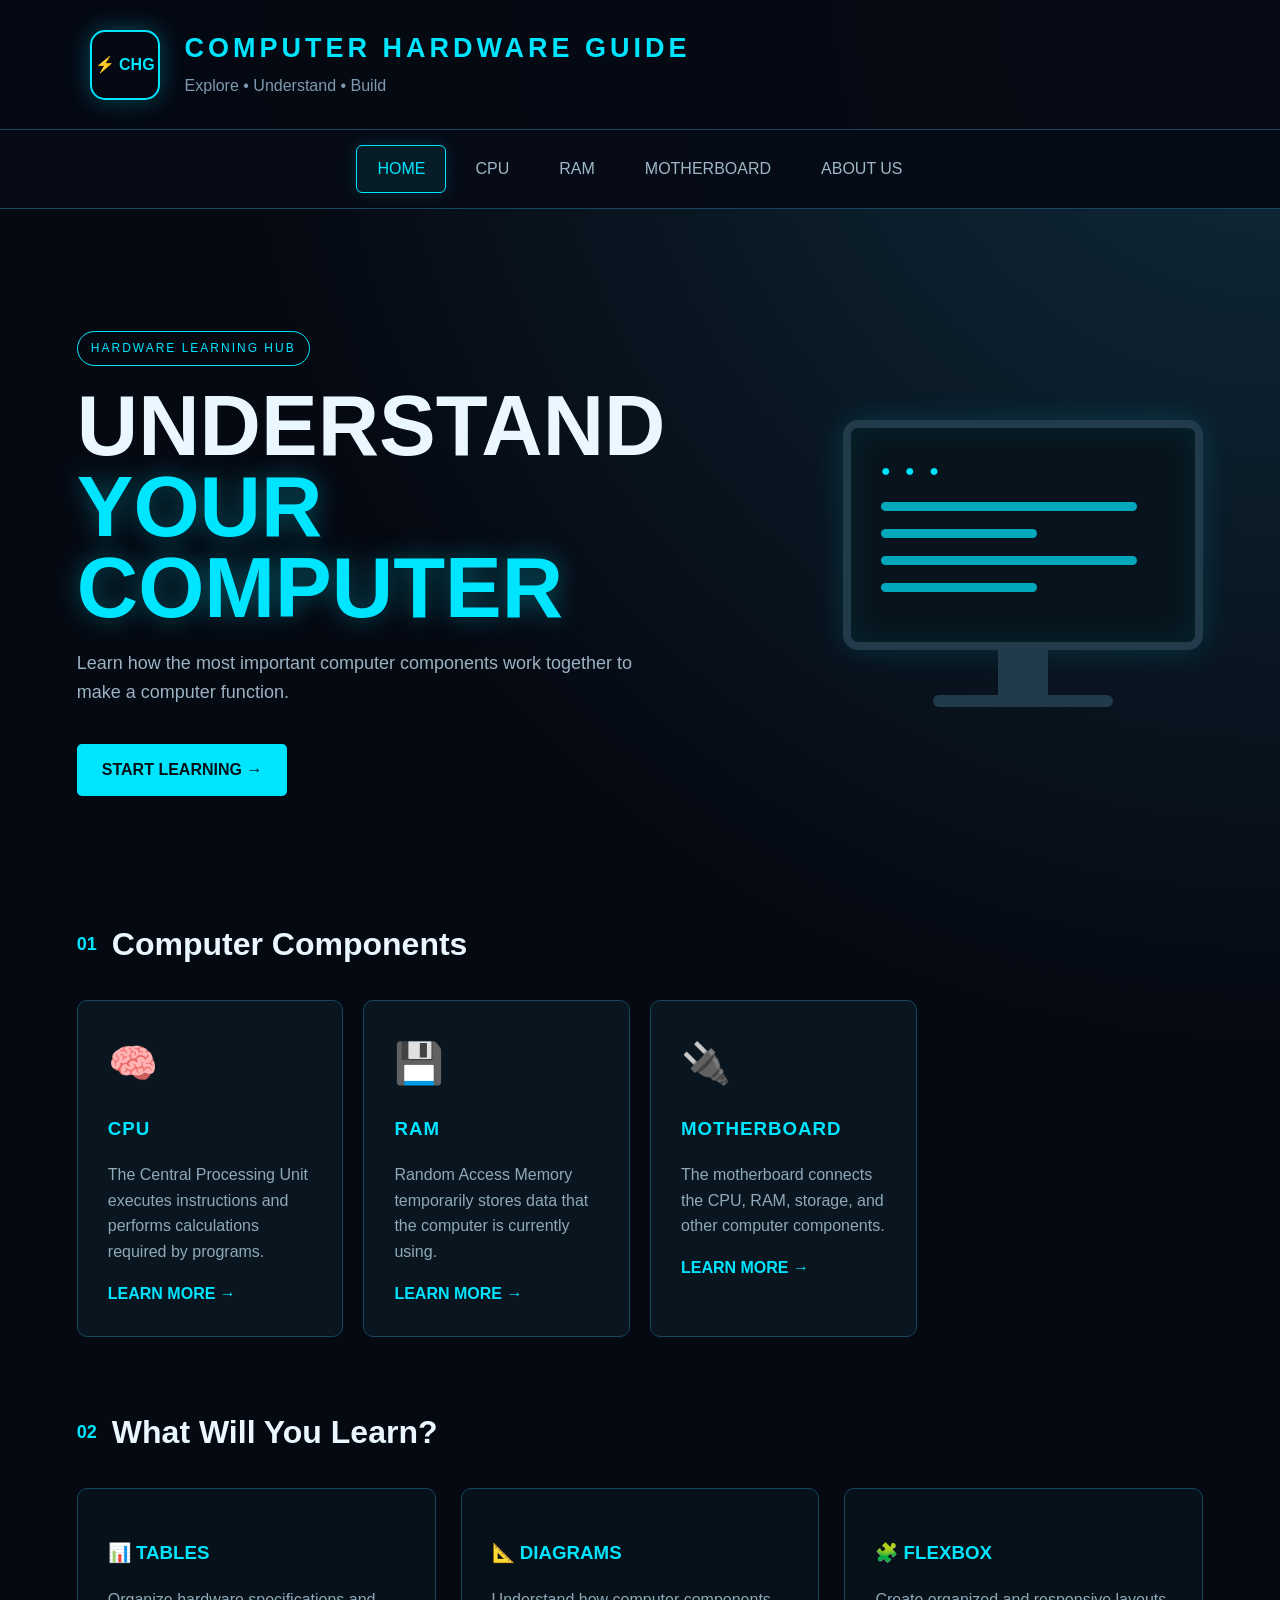
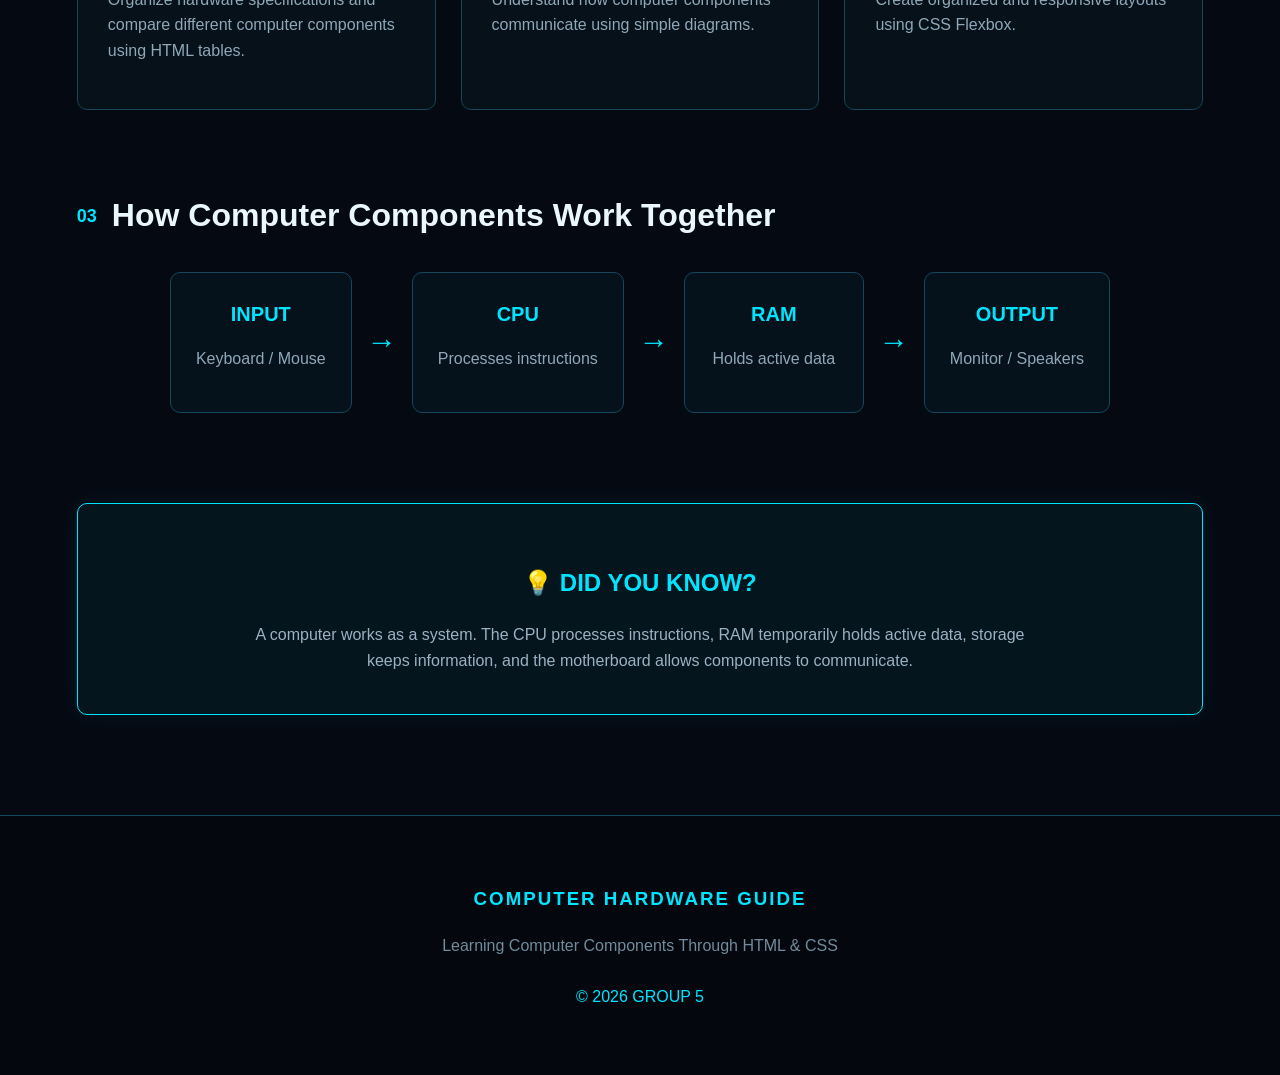
<file: index.html>
<!DOCTYPE html>

<html lang="en">

<head>

    <meta charset="UTF-8">

    <meta name="viewport" content="width=device-width, initial-scale=1.0">

    <title>Computer Hardware Guide</title>

    <link rel="stylesheet" href="css/jhiane.css">

</head>

<body>

<header class="header">

    <div class="logo">⚡ CHG</div>

    <div>

        <h1>COMPUTER HARDWARE GUIDE</h1>

        <p>Explore • Understand • Build</p>

    </div>

</header>

<nav>

    <a href="index.html" class="active">HOME</a>

    <a href="cpu.html">CPU</a>

    <a href="ram.html">RAM</a>

    <a href="motherboard.html">MOTHERBOARD</a>

    <a href="about.html">ABOUT US</a>

</nav>

<main>

<!-- HERO -->

<section class="hero">

    <div class="hero-text">

        <span class="badge">

            HARDWARE LEARNING HUB

        </span>

        <h2>

            UNDERSTAND<br>

            <span>YOUR COMPUTER</span>

        </h2>

        <p>

            Learn how the most important computer components

            work together to make a computer function.

        </p>

        <a href="#components" class="button">

            START LEARNING →

        </a>

    </div>

    <div class="computer-art">

        <div class="screen">

            <div class="screen-top">

                ● ● ●

            </div>

            <div class="screen-line"></div>

            <div class="screen-line short"></div>

            <div class="screen-line"></div>

            <div class="screen-line short"></div>

        </div>

        <div class="stand"></div>

        <div class="base"></div>

    </div>

</section>

<!-- COMPONENTS -->

<section id="components">

    <div class="section-title">

        <span>01</span>

        <h2>

            Computer Components

        </h2>

    </div>

    <div class="cards">

        <article class="hardware-card">

            <div class="icon">🧠</div>

            <h3>CPU</h3>

            <p>

                The Central Processing Unit executes

                instructions and performs calculations

                required by programs.

            </p>

            <a href="cpu.html">

                LEARN MORE →

            </a>

        </article>

        <article class="hardware-card">

            <div class="icon">💾</div>

            <h3>RAM</h3>

            <p>

                Random Access Memory temporarily stores

                data that the computer is currently using.

            </p>

            <a href="ram.html">

                LEARN MORE →

            </a>

        </article>

        <article class="hardware-card">

            <div class="icon">🔌</div>

            <h3>MOTHERBOARD</h3>

            <p>

                The motherboard connects the CPU, RAM,

                storage, and other computer components.

            </p>

            <a href="motherboard.html">

                LEARN MORE →

            </a>

        </article>

        
    </div>

</section>

<!-- WHAT WILL YOU LEARN -->

<section class="learning-section">

    <div class="section-title">

        <span>02</span>

        <h2>

            What Will You Learn?

        </h2>

    </div>

    <div class="learning-grid">

        <div>

            <h3>📊 TABLES</h3>

            <p>

                Organize hardware specifications and compare

                different computer components using HTML tables.

            </p>

        </div>

        <div>

            <h3>📐 DIAGRAMS</h3>

            <p>

                Understand how computer components communicate

                using simple diagrams.

            </p>

        </div>

        <div>

            <h3>🧩 FLEXBOX</h3>

            <p>

                Create organized and responsive layouts using

                CSS Flexbox.

            </p>

        </div>

    </div>

</section>

<!-- HOW COMPUTER WORKS -->

<section class="content-section">

    <div class="section-title">

        <span>03</span>

        <h2>

            How Computer Components Work Together

        </h2>

    </div>

    <div class="system-flow">

        <div class="flow-box">

            <strong>INPUT</strong>

            <p>

                Keyboard / Mouse

            </p>

        </div>

        <div class="flow-arrow">

            →

        </div>

        <div class="flow-box">

            <strong>CPU</strong>

            <p>

                Processes instructions

            </p>

        </div>

        <div class="flow-arrow">

            →

        </div>

        <div class="flow-box">

            <strong>RAM</strong>

            <p>

                Holds active data

            </p>

        </div>

        <div class="flow-arrow">

            →

        </div>

        <div class="flow-box">

            <strong>OUTPUT</strong>

            <p>

                Monitor / Speakers

            </p>

        </div>

    </div>

</section>

<!-- QUICK FACT -->

<section class="did-you-know">

    <h2>

        💡 DID YOU KNOW?

    </h2>

    <p>

        A computer works as a system. The CPU processes

        instructions, RAM temporarily holds active data,

        storage keeps information, and the motherboard

        allows components to communicate.

    </p>

</section>

</main>

<footer>

    <h3>

        COMPUTER HARDWARE GUIDE

    </h3>

    <p>

        Learning Computer Components Through HTML & CSS

    </p>

    <p class="copyright">

        © 2026 GROUP 5

    </p>

</footer>

</body>

</html>
</file>
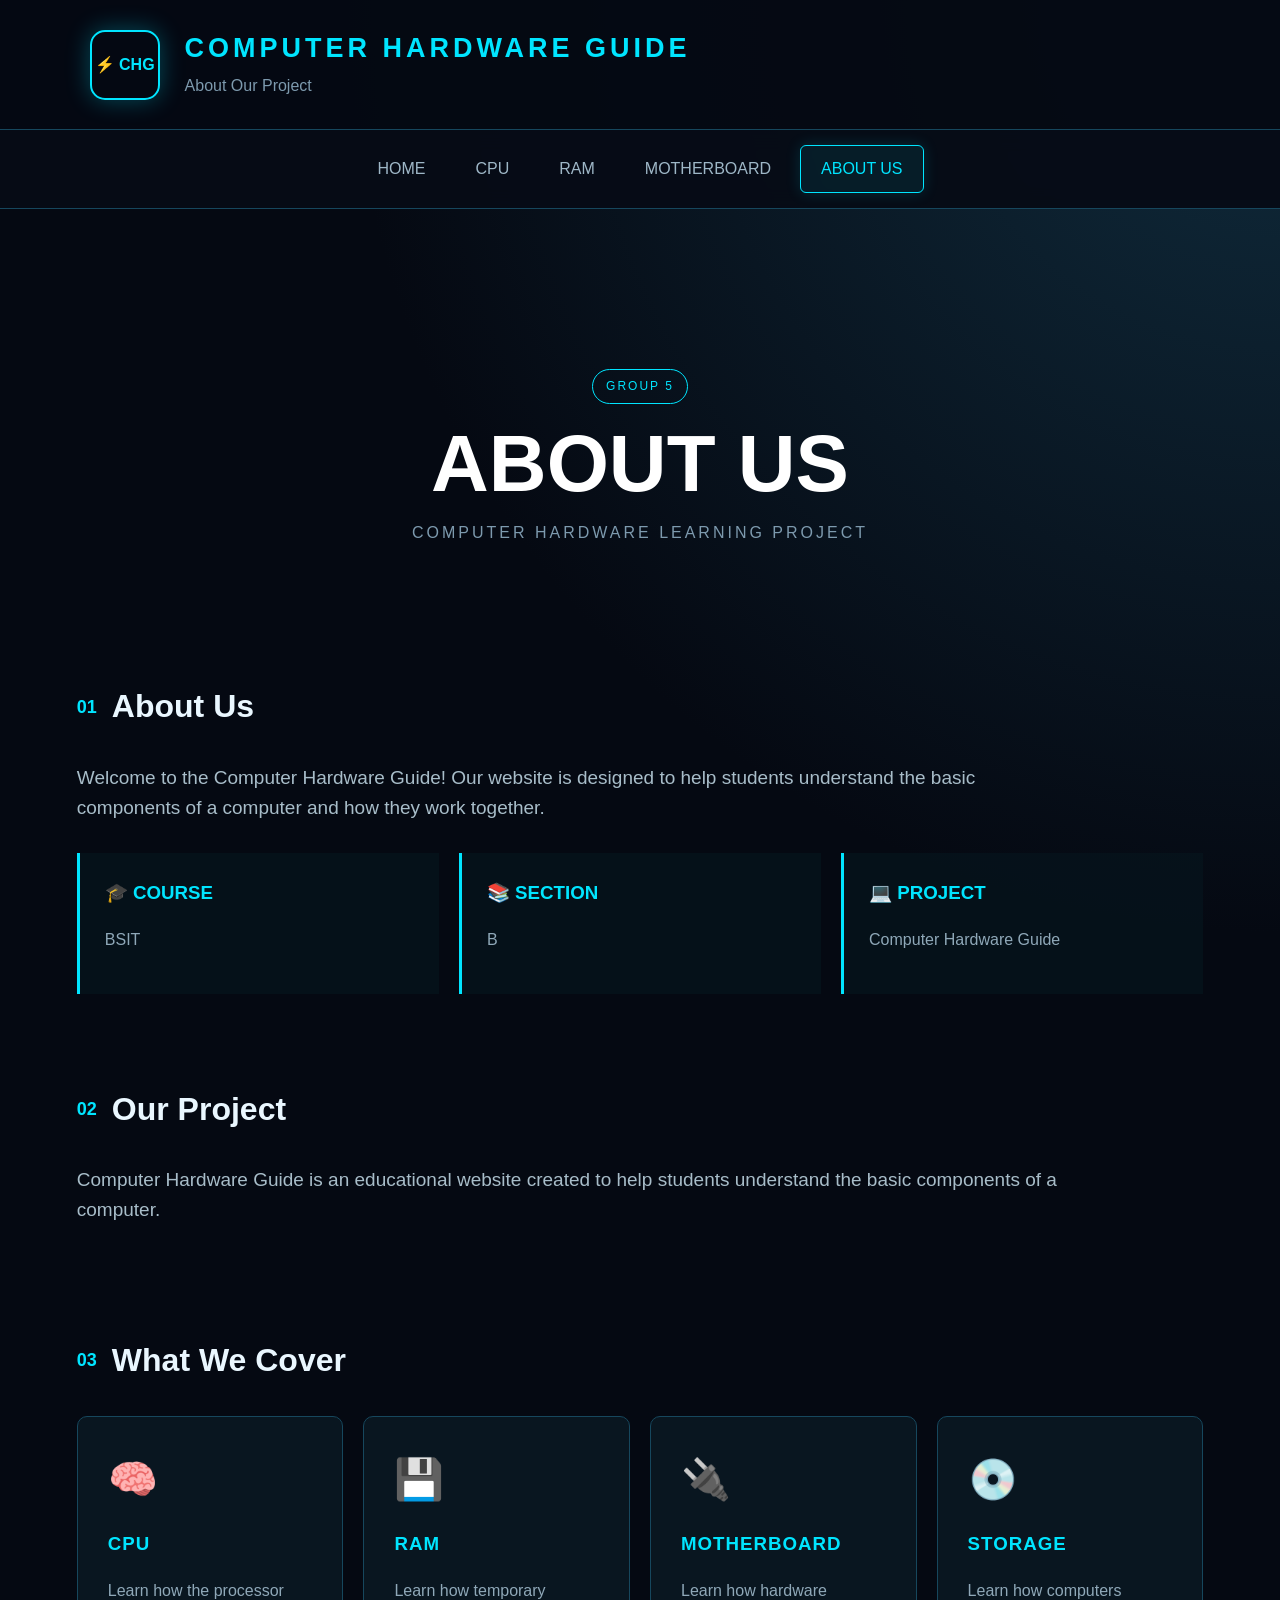
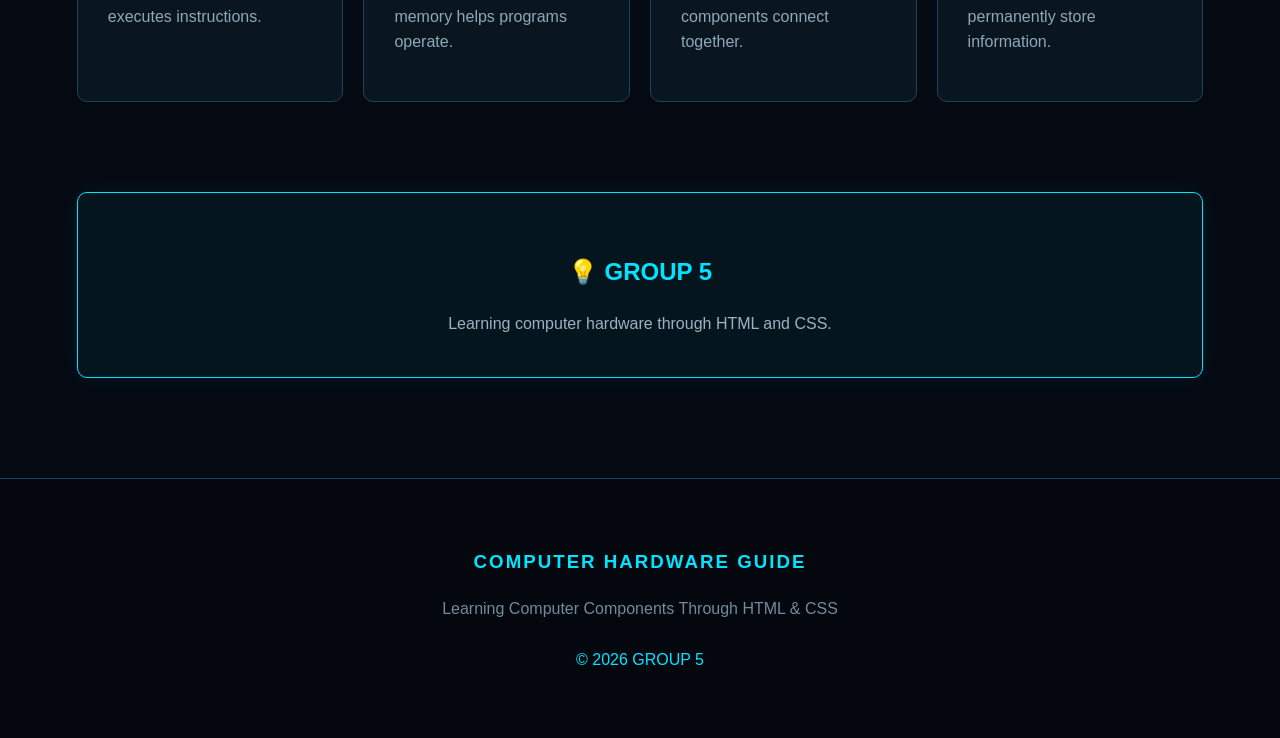
<file: about.html>
<!DOCTYPE html>
<html lang="en">

<head>

    <meta charset="UTF-8">

    <meta name="viewport"
          content="width=device-width, initial-scale=1.0">

    <title>
        About Us | Computer Hardware Guide
    </title>

    <link rel="stylesheet"
          href="css/jhiane.css">

</head>

<body>

<header class="header">

    <div class="logo">
        ⚡ CHG
    </div>

    <div>

        <h1>
            COMPUTER HARDWARE GUIDE
        </h1>

        <p>
            About Our Project
        </p>

    </div>

</header>


<nav>

    <a href="index.html">
        HOME
    </a>

    <a href="cpu.html">
        CPU
    </a>

    <a href="ram.html">
        RAM
    </a>

    <a href="motherboard.html">
        MOTHERBOARD
    </a>


    <a href="about.html" class="active">
        ABOUT US
    </a>

</nav>


<main>


<section class="page-hero">

    <span class="badge">
        GROUP 5
    </span>

    <h2>
        ABOUT US
    </h2>

    <p>
        COMPUTER HARDWARE LEARNING PROJECT
    </p>

</section>

<section class="content-section">

    <div class="section-title">
        <span>01</span>
        <h2>About Us</h2>
    </div>

    <p class="large-text">
        Welcome to the Computer Hardware Guide!
        Our website is designed to help students understand
        the basic components of a computer and how they work together.
    </p>

    <div class="feature-grid">

        <div class="feature">
            <h3>🎓 COURSE</h3>
            <p>BSIT</p>
        </div>

        <div class="feature">
            <h3>📚 SECTION</h3>
            <p>B</p>
        </div>

        <div class="feature">
            <h3>💻 PROJECT</h3>
            <p>Computer Hardware Guide</p>
        </div>

    </div>

</section>



<section class="content-section">

    <div class="section-title">

        <span>
            02
        </span>

        <h2>
            Our Project
        </h2>

    </div>

    <p class="large-text">

        Computer Hardware Guide is an educational website
        created to help students understand the basic
        components of a computer.

    </p>

</section>


<section class="content-section">

    <div class="section-title">

        <span>
            03
        </span>

        <h2>
            What We Cover
        </h2>

    </div>


    <div class="cards">

        <div class="hardware-card">

            <div class="icon">
                🧠
            </div>

            <h3>
                CPU
            </h3>

            <p>
                Learn how the processor executes
                instructions.
            </p>

        </div>


        <div class="hardware-card">

            <div class="icon">
                💾
            </div>

            <h3>
                RAM
            </h3>

            <p>
                Learn how temporary memory helps
                programs operate.
            </p>

        </div>


        <div class="hardware-card">

            <div class="icon">
                🔌
            </div>

            <h3>
                MOTHERBOARD
            </h3>

            <p>
                Learn how hardware components
                connect together.
            </p>

        </div>


        <div class="hardware-card">

            <div class="icon">
                💿
            </div>

            <h3>
                STORAGE
            </h3>

            <p>
                Learn how computers permanently
                store information.
            </p>

        </div>

    </div>

</section>


<section class="did-you-know">

    <h2>
        💡 GROUP 5
    </h2>

    <p>
        Learning computer hardware through HTML and CSS.
    </p>

</section>


</main>


<footer>

    <h3>
        COMPUTER HARDWARE GUIDE
    </h3>

    <p>
        Learning Computer Components Through HTML & CSS
    </p>

    <p class="copyright">
        © 2026 GROUP 5
    </p>

</footer>

</body>
</html>
</file>
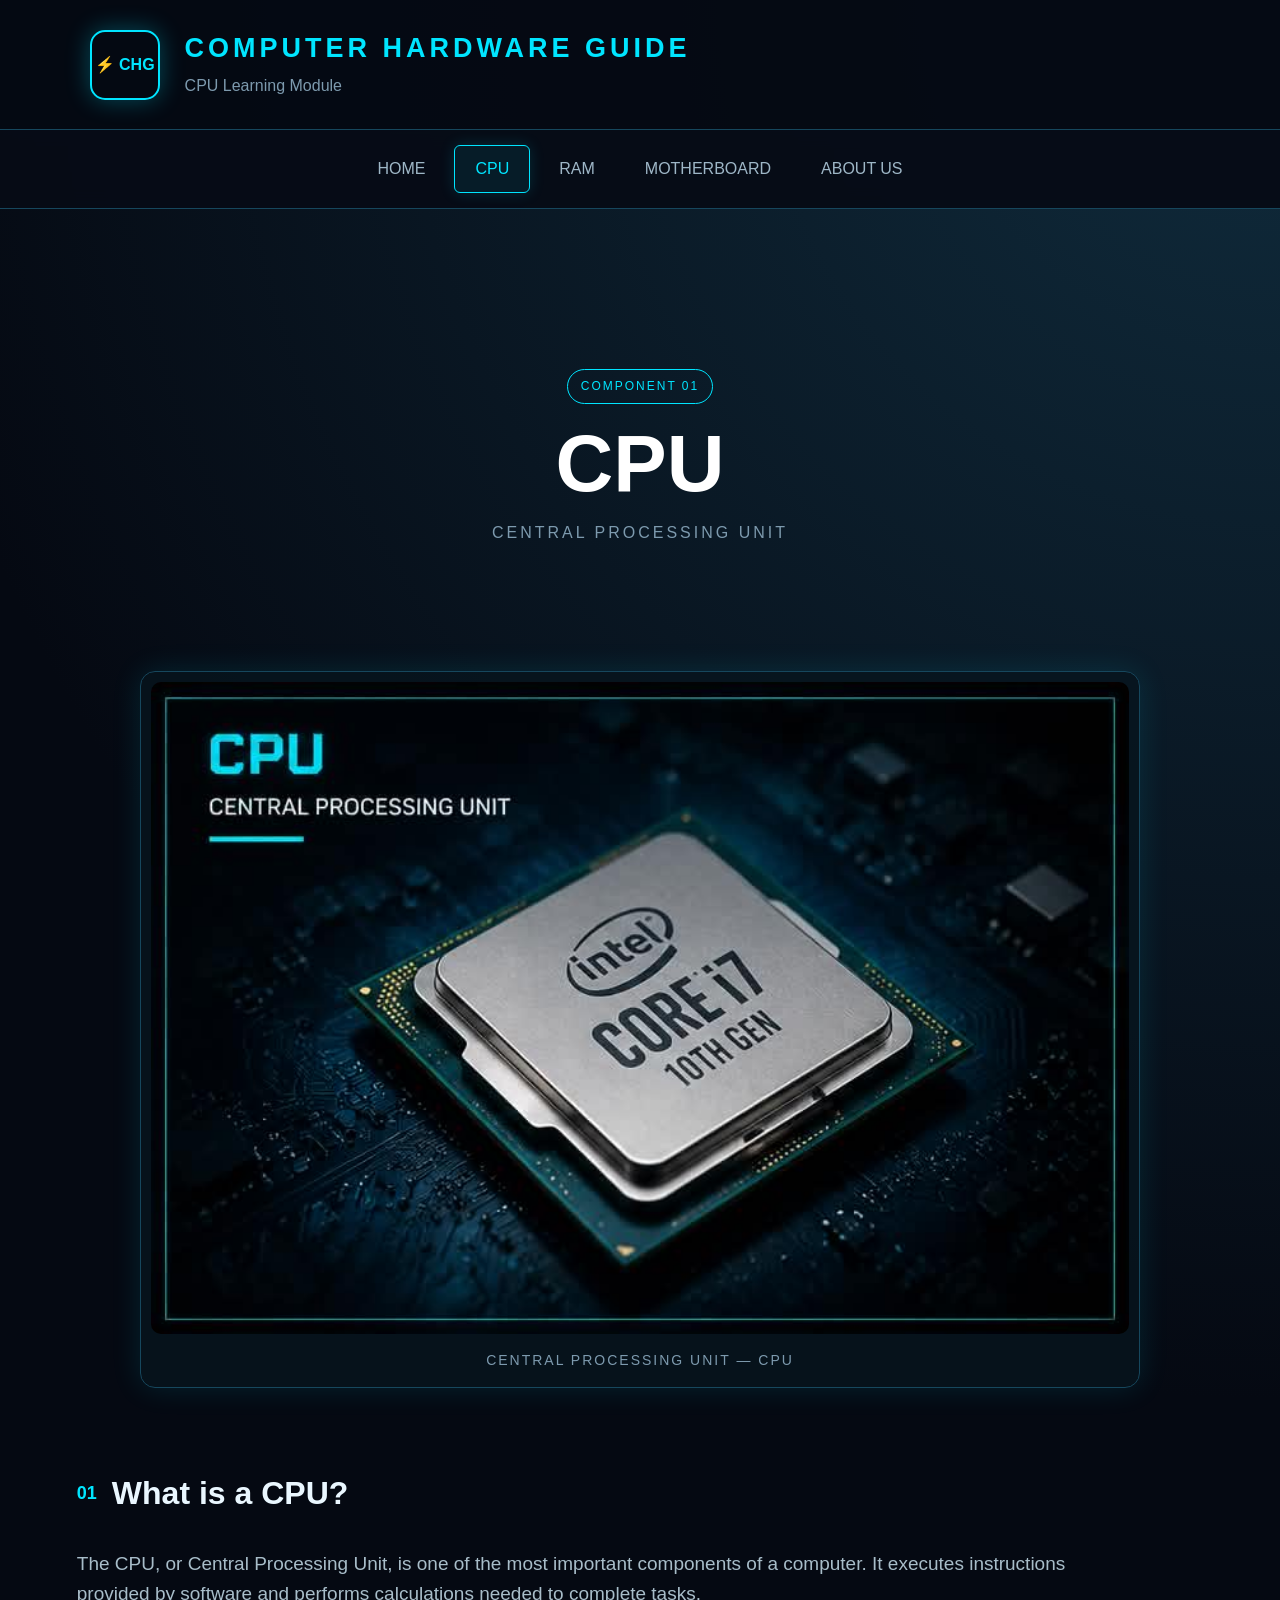
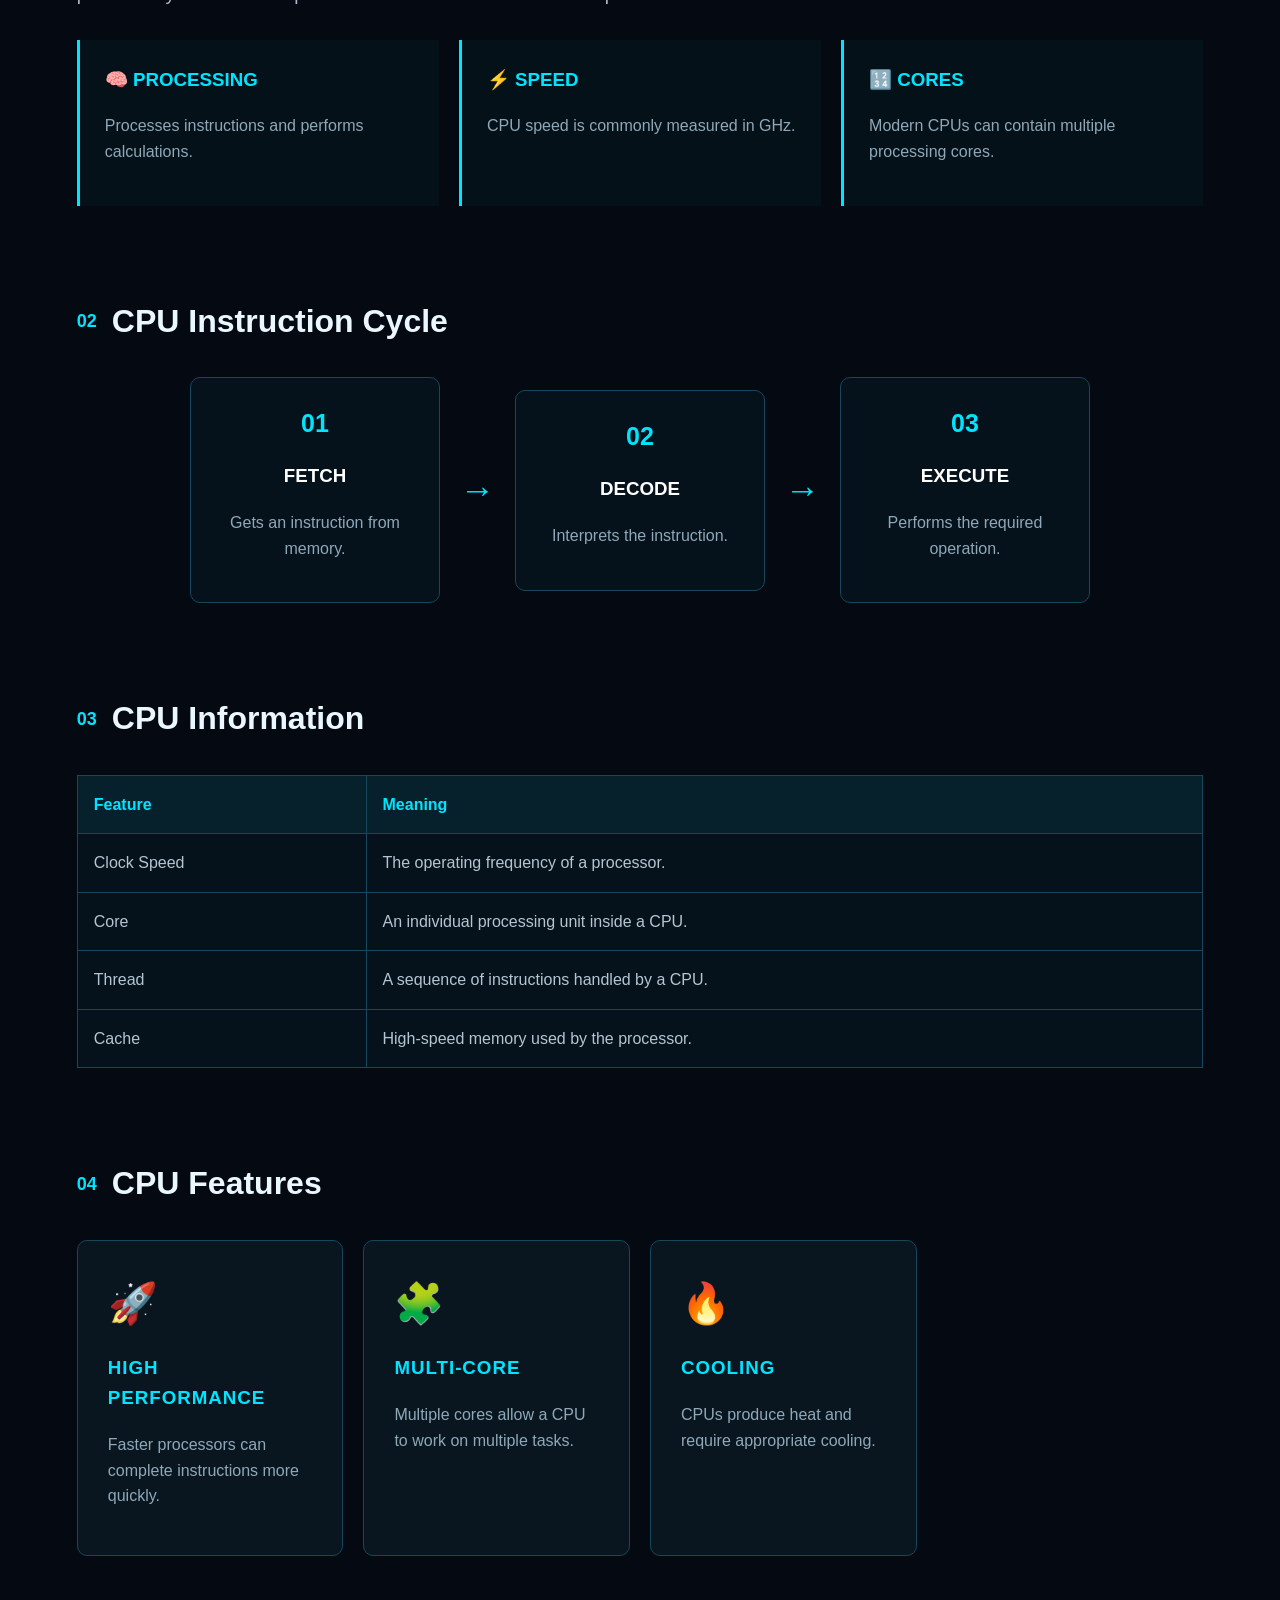
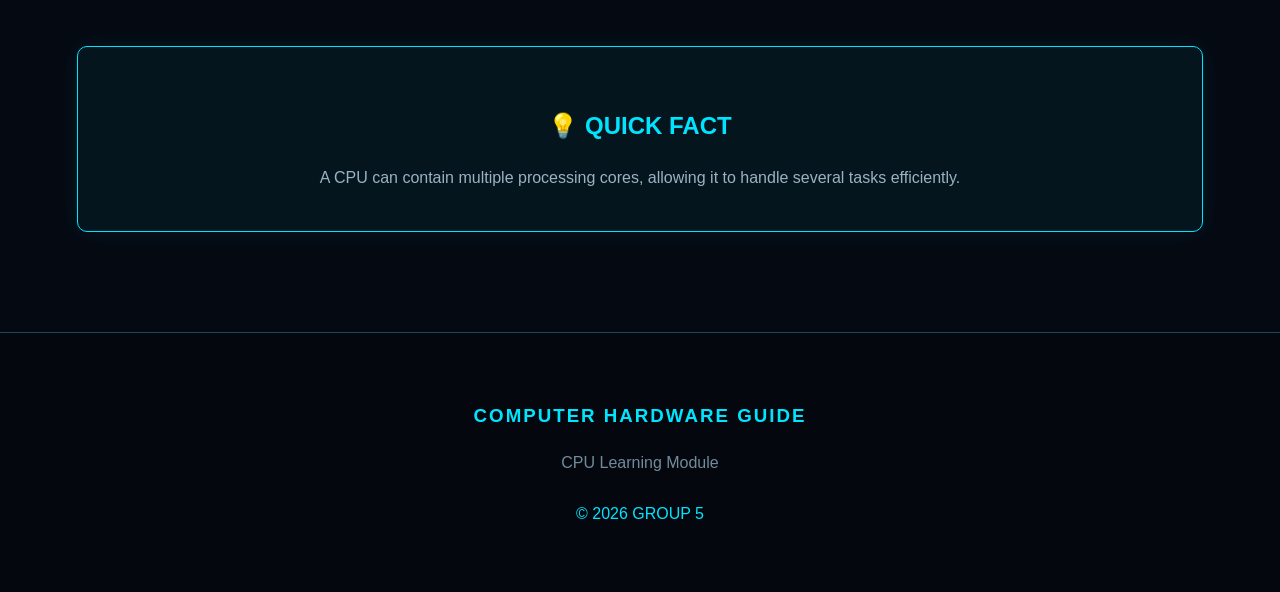
<file: cpu.html>
<!DOCTYPE html>
<html lang="en">

<head>

    <meta charset="UTF-8">

    <meta name="viewport"
          content="width=device-width, initial-scale=1.0">

    <title>CPU | Computer Hardware Guide</title>

    <link rel="stylesheet"
          href="css/jhiane.css">
</head>

<body>

<header class="header">

    <div class="logo">
        ⚡ CHG
    </div>

    <div>

        <h1>
            COMPUTER HARDWARE GUIDE
        </h1>

        <p>
            CPU Learning Module
        </p>

    </div>

</header>


<nav>

    <a href="index.html">
        HOME
    </a>

    <a href="cpu.html" class="active">
        CPU
    </a>

    <a href="ram.html">
        RAM
    </a>

    <a href="motherboard.html">
        MOTHERBOARD
    </a>


    <a href="about.html">
        ABOUT US
    </a>

</nav>


<main>


<!-- PAGE HERO -->

<section class="page-hero">

    <span class="badge">
        COMPONENT 01
    </span>

    <h2>
        CPU
    </h2>

    <p>
        CENTRAL PROCESSING UNIT
    </p>

</section>


<!-- CPU PHOTO -->

<section class="hardware-photo">

    <img src="images/cpu.jpg.jpg"
         alt="Computer CPU">

    <div class="hardware-photo-caption">
        CENTRAL PROCESSING UNIT — CPU
    </div>

</section>


<!-- INTRODUCTION -->

<section class="content-section">

    <div class="section-title">

        <span>
            01
        </span>

        <h2>
            What is a CPU?
        </h2>

    </div>

    <p class="large-text">

        The CPU, or Central Processing Unit, is one of
        the most important components of a computer.
        It executes instructions provided by software
        and performs calculations needed to complete tasks.

    </p>


    <div class="feature-grid">

        <div class="feature">

            <h3>
                🧠 PROCESSING
            </h3>

            <p>
                Processes instructions and performs
                calculations.
            </p>

        </div>


        <div class="feature">

            <h3>
                ⚡ SPEED
            </h3>

            <p>
                CPU speed is commonly measured in GHz.
            </p>

        </div>


        <div class="feature">

            <h3>
                🔢 CORES
            </h3>

            <p>
                Modern CPUs can contain multiple
                processing cores.
            </p>

        </div>

    </div>

</section>


<!-- CPU CYCLE -->

<section class="content-section">

    <div class="section-title">

        <span>
            02
        </span>

        <h2>
            CPU Instruction Cycle
        </h2>

    </div>


    <div class="process">

        <div class="process-box">

            <strong>
                01
            </strong>

            <h3>
                FETCH
            </h3>

            <p>
                Gets an instruction from memory.
            </p>

        </div>


        <div class="process-arrow">
            →
        </div>


        <div class="process-box">

            <strong>
                02
            </strong>

            <h3>
                DECODE
            </h3>

            <p>
                Interprets the instruction.
            </p>

        </div>


        <div class="process-arrow">
            →
        </div>


        <div class="process-box">

            <strong>
                03
            </strong>

            <h3>
                EXECUTE
            </h3>

            <p>
                Performs the required operation.
            </p>

        </div>

    </div>

</section>


<!-- CPU TABLE -->

<section class="content-section">

    <div class="section-title">

        <span>
            03
        </span>

        <h2>
            CPU Information
        </h2>

    </div>


    <table>

        <tr>

            <th>
                Feature
            </th>

            <th>
                Meaning
            </th>

        </tr>


        <tr>

            <td>
                Clock Speed
            </td>

            <td>
                The operating frequency of a processor.
            </td>

        </tr>


        <tr>

            <td>
                Core
            </td>

            <td>
                An individual processing unit inside a CPU.
            </td>

        </tr>


        <tr>

            <td>
                Thread
            </td>

            <td>
                A sequence of instructions handled by a CPU.
            </td>

        </tr>


        <tr>

            <td>
                Cache
            </td>

            <td>
                High-speed memory used by the processor.
            </td>

        </tr>

    </table>

</section>


<!-- CPU FEATURES -->

<section class="content-section">

    <div class="section-title">

        <span>
            04
        </span>

        <h2>
            CPU Features
        </h2>

    </div>


    <div class="cards">

        <div class="hardware-card">

            <div class="icon">
                🚀
            </div>

            <h3>
                HIGH PERFORMANCE
            </h3>

            <p>
                Faster processors can complete
                instructions more quickly.
            </p>

        </div>


        <div class="hardware-card">

            <div class="icon">
                🧩
            </div>

            <h3>
                MULTI-CORE
            </h3>

            <p>
                Multiple cores allow a CPU to work
                on multiple tasks.
            </p>

        </div>


        <div class="hardware-card">

            <div class="icon">
                🔥
            </div>

            <h3>
                COOLING
            </h3>

            <p>
                CPUs produce heat and require
                appropriate cooling.
            </p>

        </div>

    </div>

</section>


<section class="did-you-know">

    <h2>
        💡 QUICK FACT
    </h2>

    <p>
        A CPU can contain multiple processing cores,
        allowing it to handle several tasks efficiently.
    </p>

</section>


</main>


<footer>

    <h3>
        COMPUTER HARDWARE GUIDE
    </h3>

    <p>
        CPU Learning Module
    </p>

    <p class="copyright">
        © 2026 GROUP 5
    </p>

</footer>

</body>
</html>
</file>
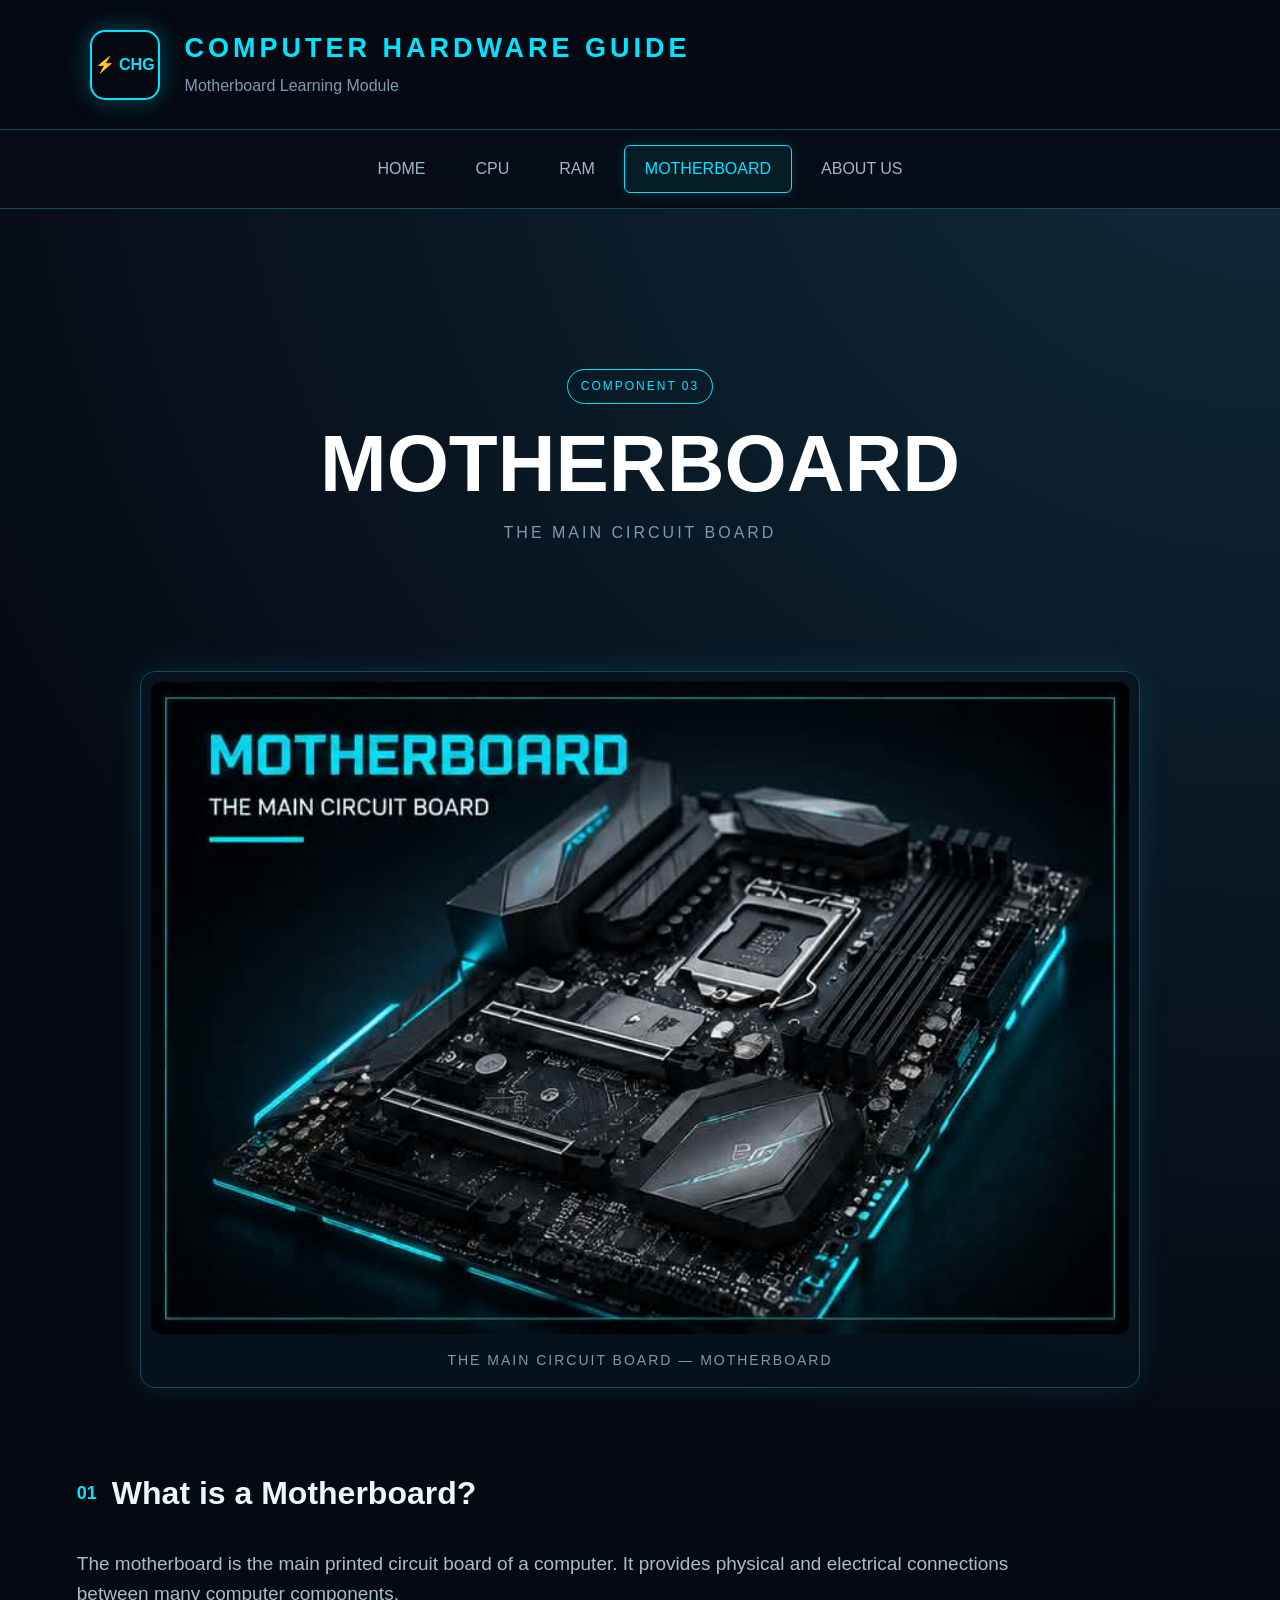
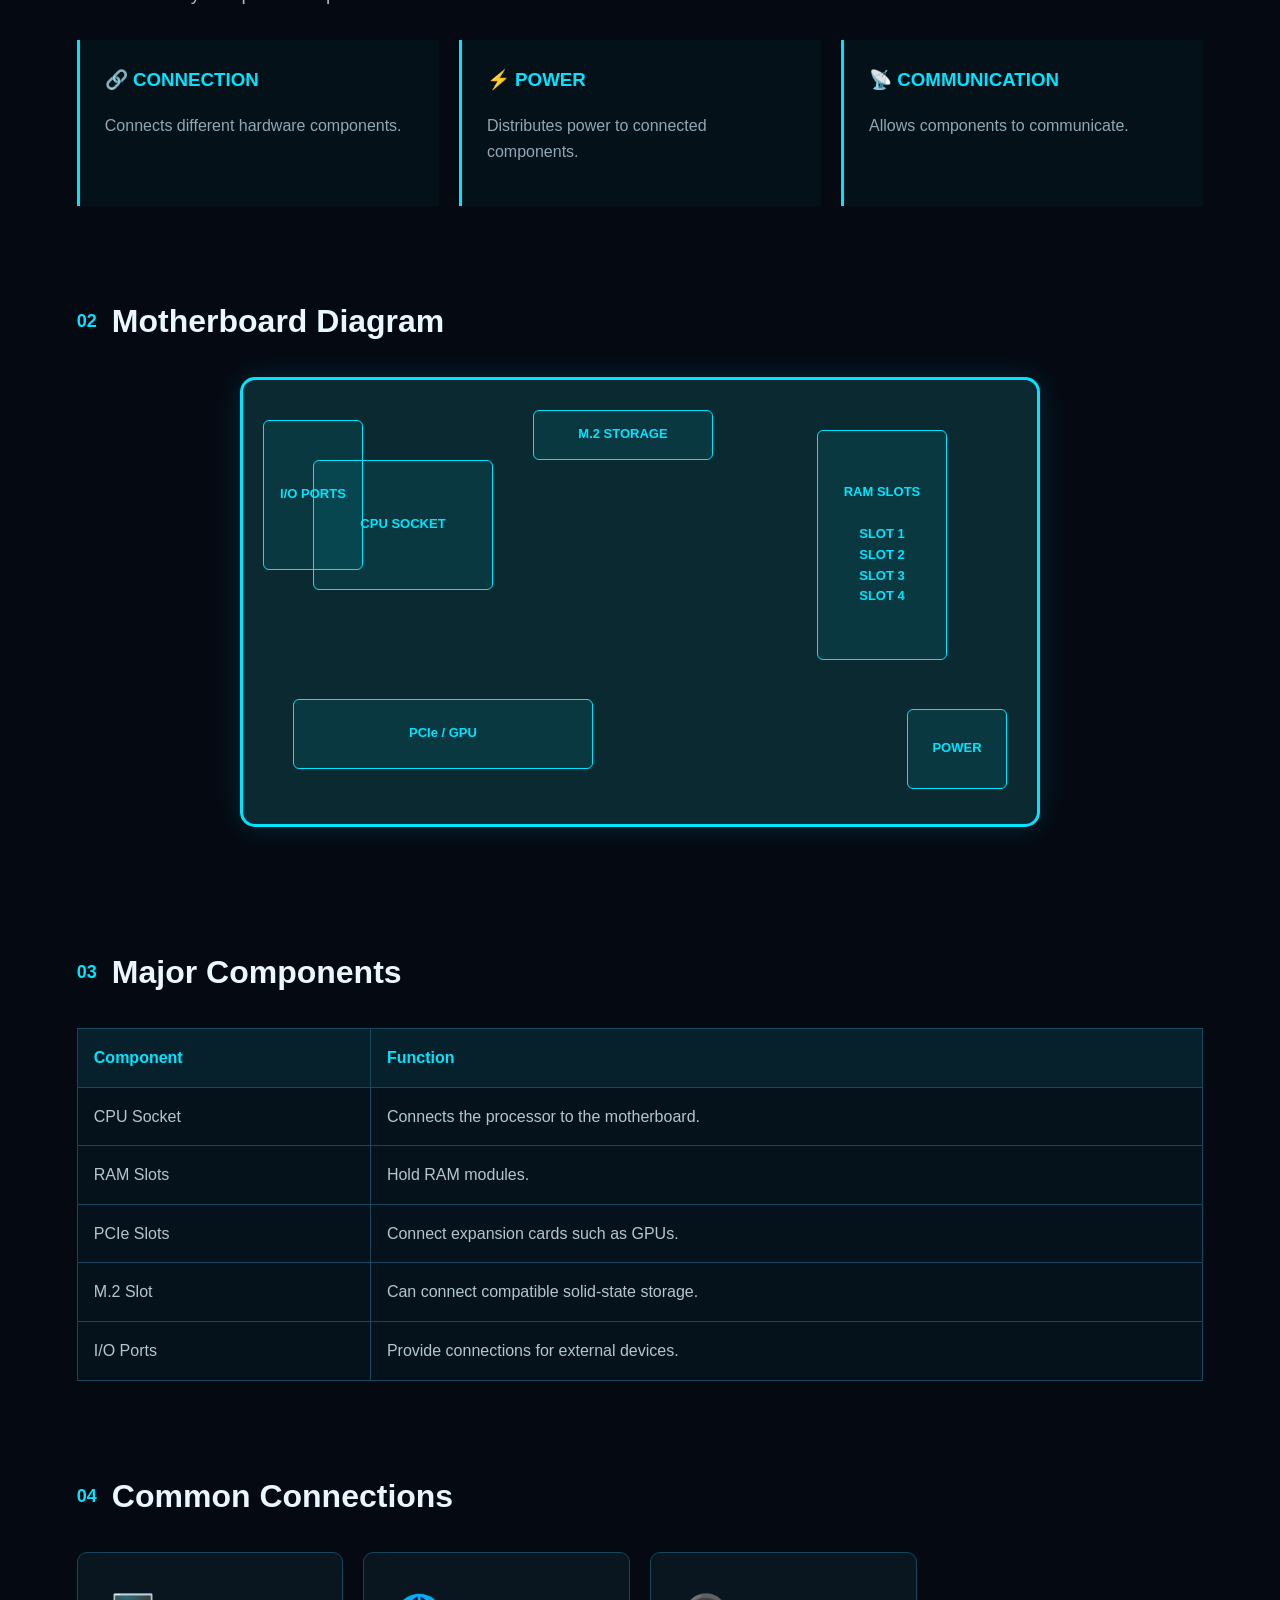
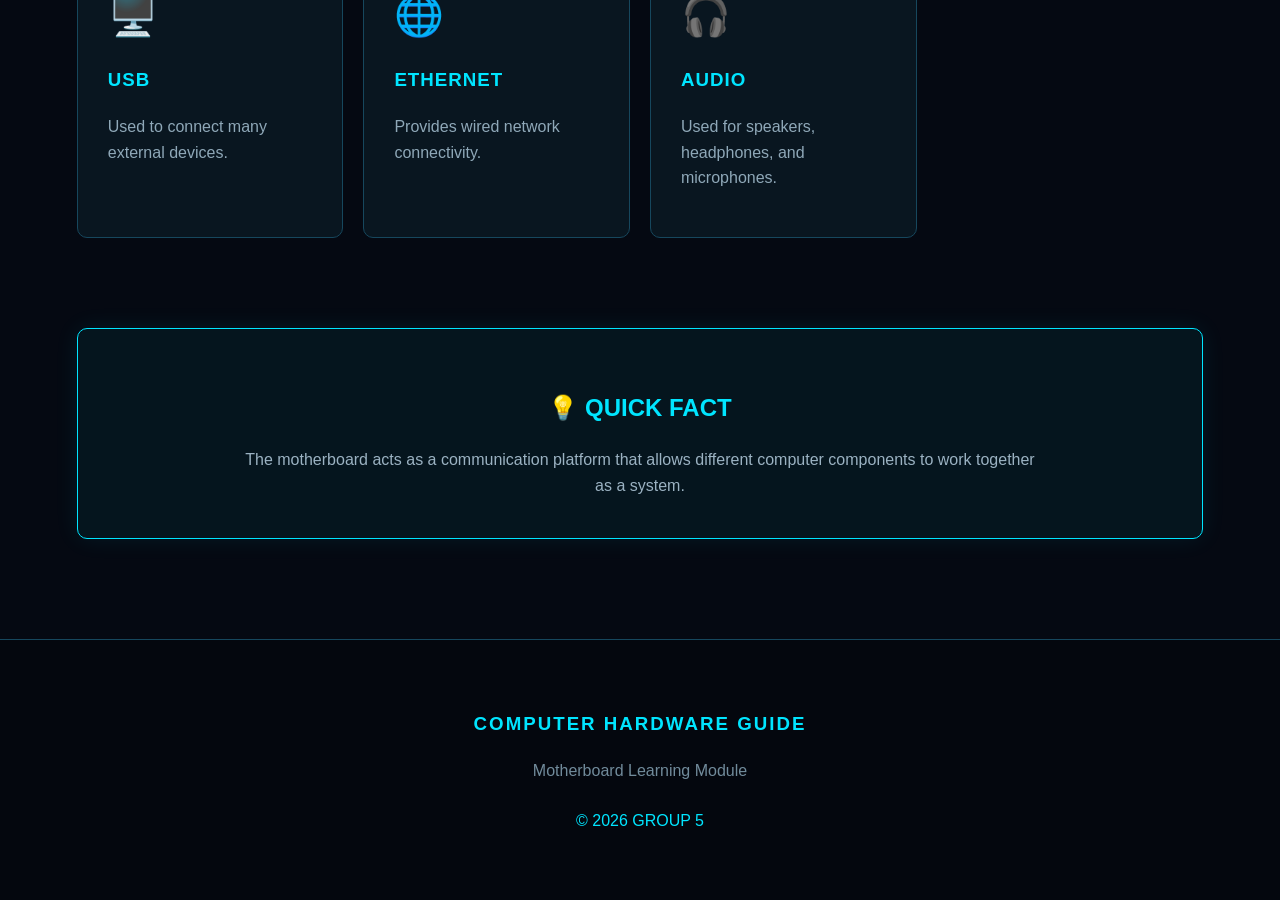
<file: motherboard.html>
<!DOCTYPE html>
<html lang="en">

<head>

    <meta charset="UTF-8">

    <meta name="viewport"
          content="width=device-width, initial-scale=1.0">

    <title>
        Motherboard | Computer Hardware Guide
    </title>

    <link rel="stylesheet"
          href="css/jhiane.css">

</head>

<body>

<header class="header">

    <div class="logo">
        ⚡ CHG
    </div>

    <div>

        <h1>
            COMPUTER HARDWARE GUIDE
        </h1>

        <p>
            Motherboard Learning Module
        </p>

    </div>

</header>


<nav>

    <a href="index.html">
        HOME
    </a>

    <a href="cpu.html">
        CPU
    </a>

    <a href="ram.html">
        RAM
    </a>

    <a href="motherboard.html" class="active">
        MOTHERBOARD
    </a>


    <a href="about.html">
        ABOUT US
    </a>

</nav>


<main>


<section class="page-hero">

    <span class="badge">
        COMPONENT 03
    </span>

    <h2>
        MOTHERBOARD
    </h2>

    <p>
        THE MAIN CIRCUIT BOARD
    </p>

</section>


<!-- MOTHERBOARD PHOTO -->

<section class="hardware-photo">

    <img src="images/motherboard.jpg.jpg"
         alt="Computer motherboard">

    <div class="hardware-photo-caption">
        THE MAIN CIRCUIT BOARD — MOTHERBOARD
    </div>

</section>


<section class="content-section">

    <div class="section-title">

        <span>
            01
        </span>

        <h2>
            What is a Motherboard?
        </h2>

    </div>


    <p class="large-text">

        The motherboard is the main printed circuit board
        of a computer. It provides physical and electrical
        connections between many computer components.

    </p>


    <div class="feature-grid">

        <div class="feature">

            <h3>
                🔗 CONNECTION
            </h3>

            <p>
                Connects different hardware components.
            </p>

        </div>


        <div class="feature">

            <h3>
                ⚡ POWER
            </h3>

            <p>
                Distributes power to connected components.
            </p>

        </div>


        <div class="feature">

            <h3>
                📡 COMMUNICATION
            </h3>

            <p>
                Allows components to communicate.
            </p>

        </div>

    </div>

</section>


<section class="content-section">

    <div class="section-title">

        <span>
            02
        </span>

        <h2>
            Motherboard Diagram
        </h2>

    </div>


    <div class="motherboard">

        <div class="mb-cpu">
            CPU SOCKET
        </div>

        <div class="mb-ram">

            RAM SLOTS

            <br><br>

            SLOT 1
            <br>
            SLOT 2
            <br>
            SLOT 3
            <br>
            SLOT 4

        </div>

        <div class="mb-gpu">
            PCIe / GPU
        </div>

        <div class="mb-storage">
            M.2 STORAGE
        </div>

        <div class="mb-power">
            POWER
        </div>

        <div class="mb-ports">
            I/O PORTS
        </div>

    </div>

</section>


<section class="content-section">

    <div class="section-title">

        <span>
            03
        </span>

        <h2>
            Major Components
        </h2>

    </div>


    <table>

        <tr>

            <th>
                Component
            </th>

            <th>
                Function
            </th>

        </tr>


        <tr>

            <td>
                CPU Socket
            </td>

            <td>
                Connects the processor to the motherboard.
            </td>

        </tr>


        <tr>

            <td>
                RAM Slots
            </td>

            <td>
                Hold RAM modules.
            </td>

        </tr>


        <tr>

            <td>
                PCIe Slots
            </td>

            <td>
                Connect expansion cards such as GPUs.
            </td>

        </tr>


        <tr>

            <td>
                M.2 Slot
            </td>

            <td>
                Can connect compatible solid-state storage.
            </td>

        </tr>


        <tr>

            <td>
                I/O Ports
            </td>

            <td>
                Provide connections for external devices.
            </td>

        </tr>

    </table>

</section>


<section class="content-section">

    <div class="section-title">

        <span>
            04
        </span>

        <h2>
            Common Connections
        </h2>

    </div>


    <div class="cards">

        <div class="hardware-card">

            <div class="icon">
                🖥️
            </div>

            <h3>
                USB
            </h3>

            <p>
                Used to connect many external devices.
            </p>

        </div>


        <div class="hardware-card">

            <div class="icon">
                🌐
            </div>

            <h3>
                ETHERNET
            </h3>

            <p>
                Provides wired network connectivity.
            </p>

        </div>


        <div class="hardware-card">

            <div class="icon">
                🎧
            </div>

            <h3>
                AUDIO
            </h3>

            <p>
                Used for speakers, headphones,
                and microphones.
            </p>

        </div>

    </div>

</section>


<section class="did-you-know">

    <h2>
        💡 QUICK FACT
    </h2>

    <p>
        The motherboard acts as a communication platform
        that allows different computer components to work
        together as a system.
    </p>

</section>


</main>


<footer>

    <h3>
        COMPUTER HARDWARE GUIDE
    </h3>

    <p>
        Motherboard Learning Module
    </p>

    <p class="copyright">
        © 2026 GROUP 5
    </p>

</footer>

</body>
</html>
</file>
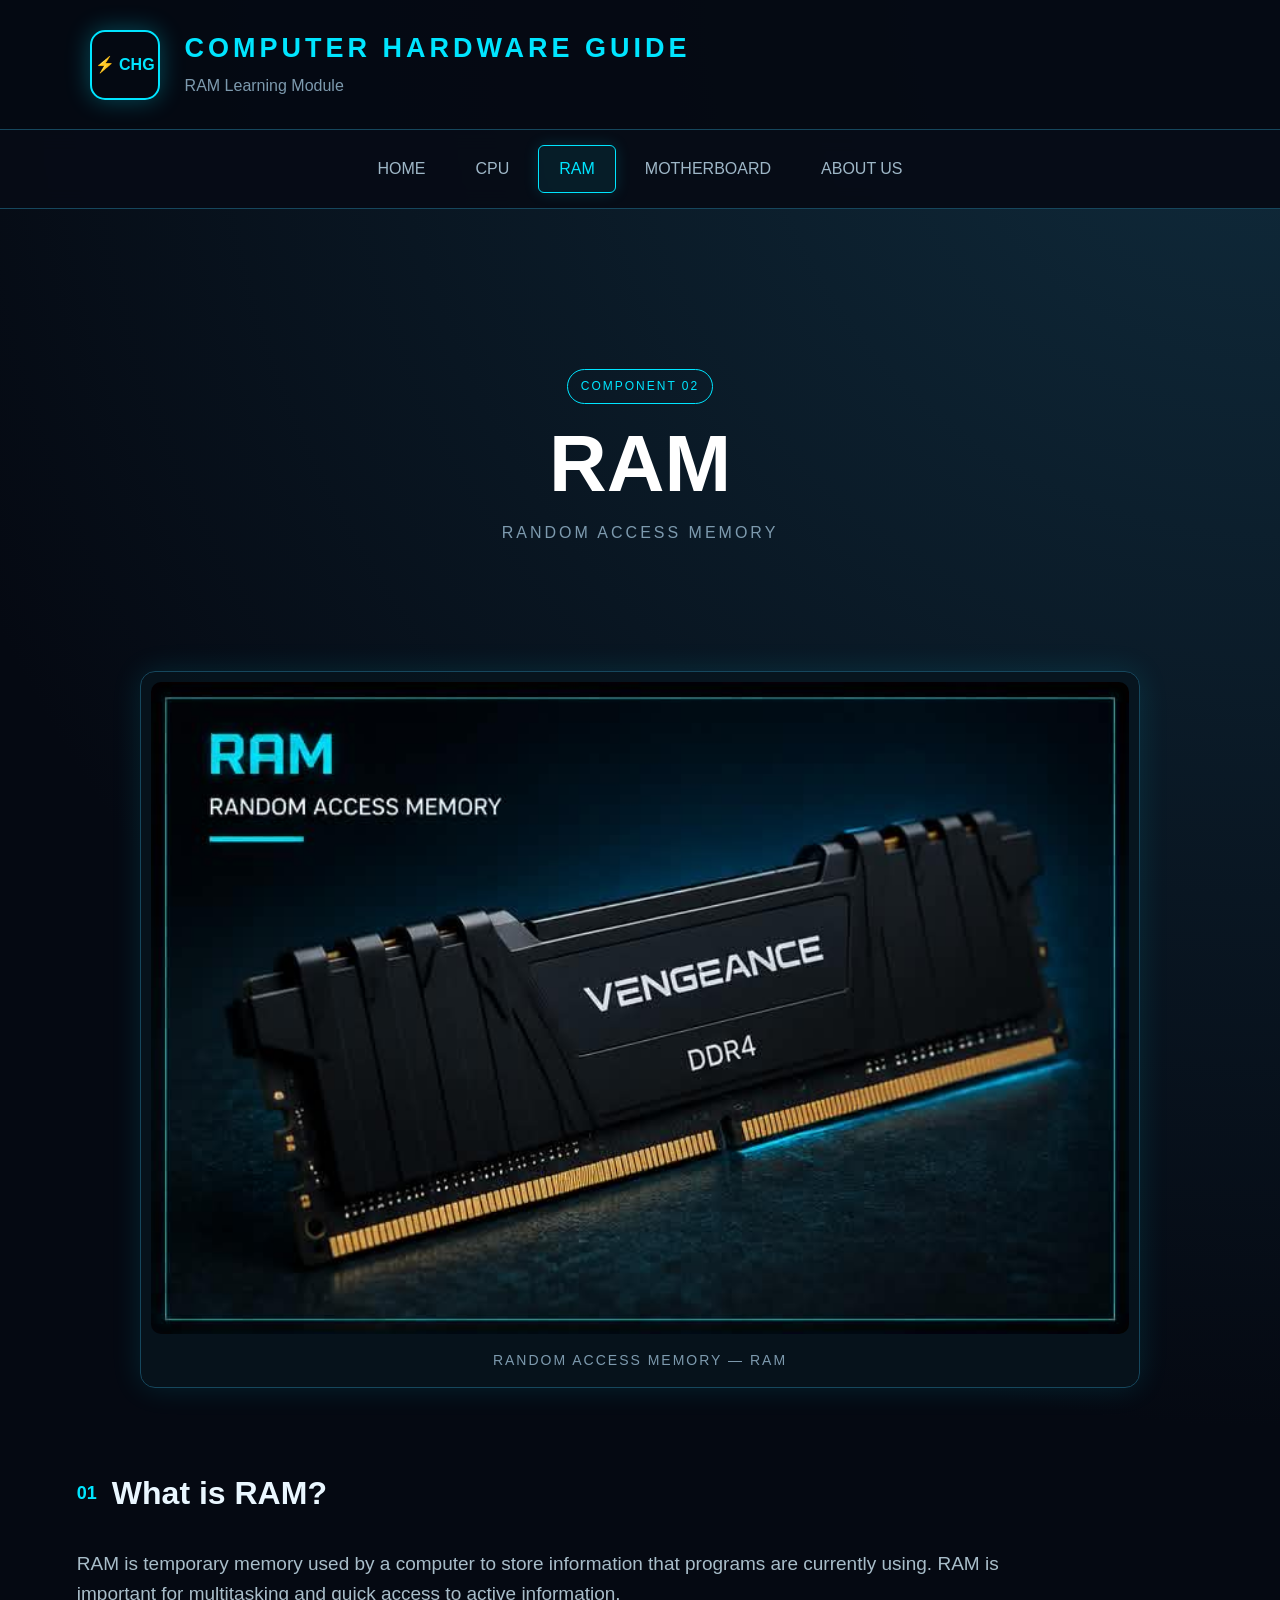
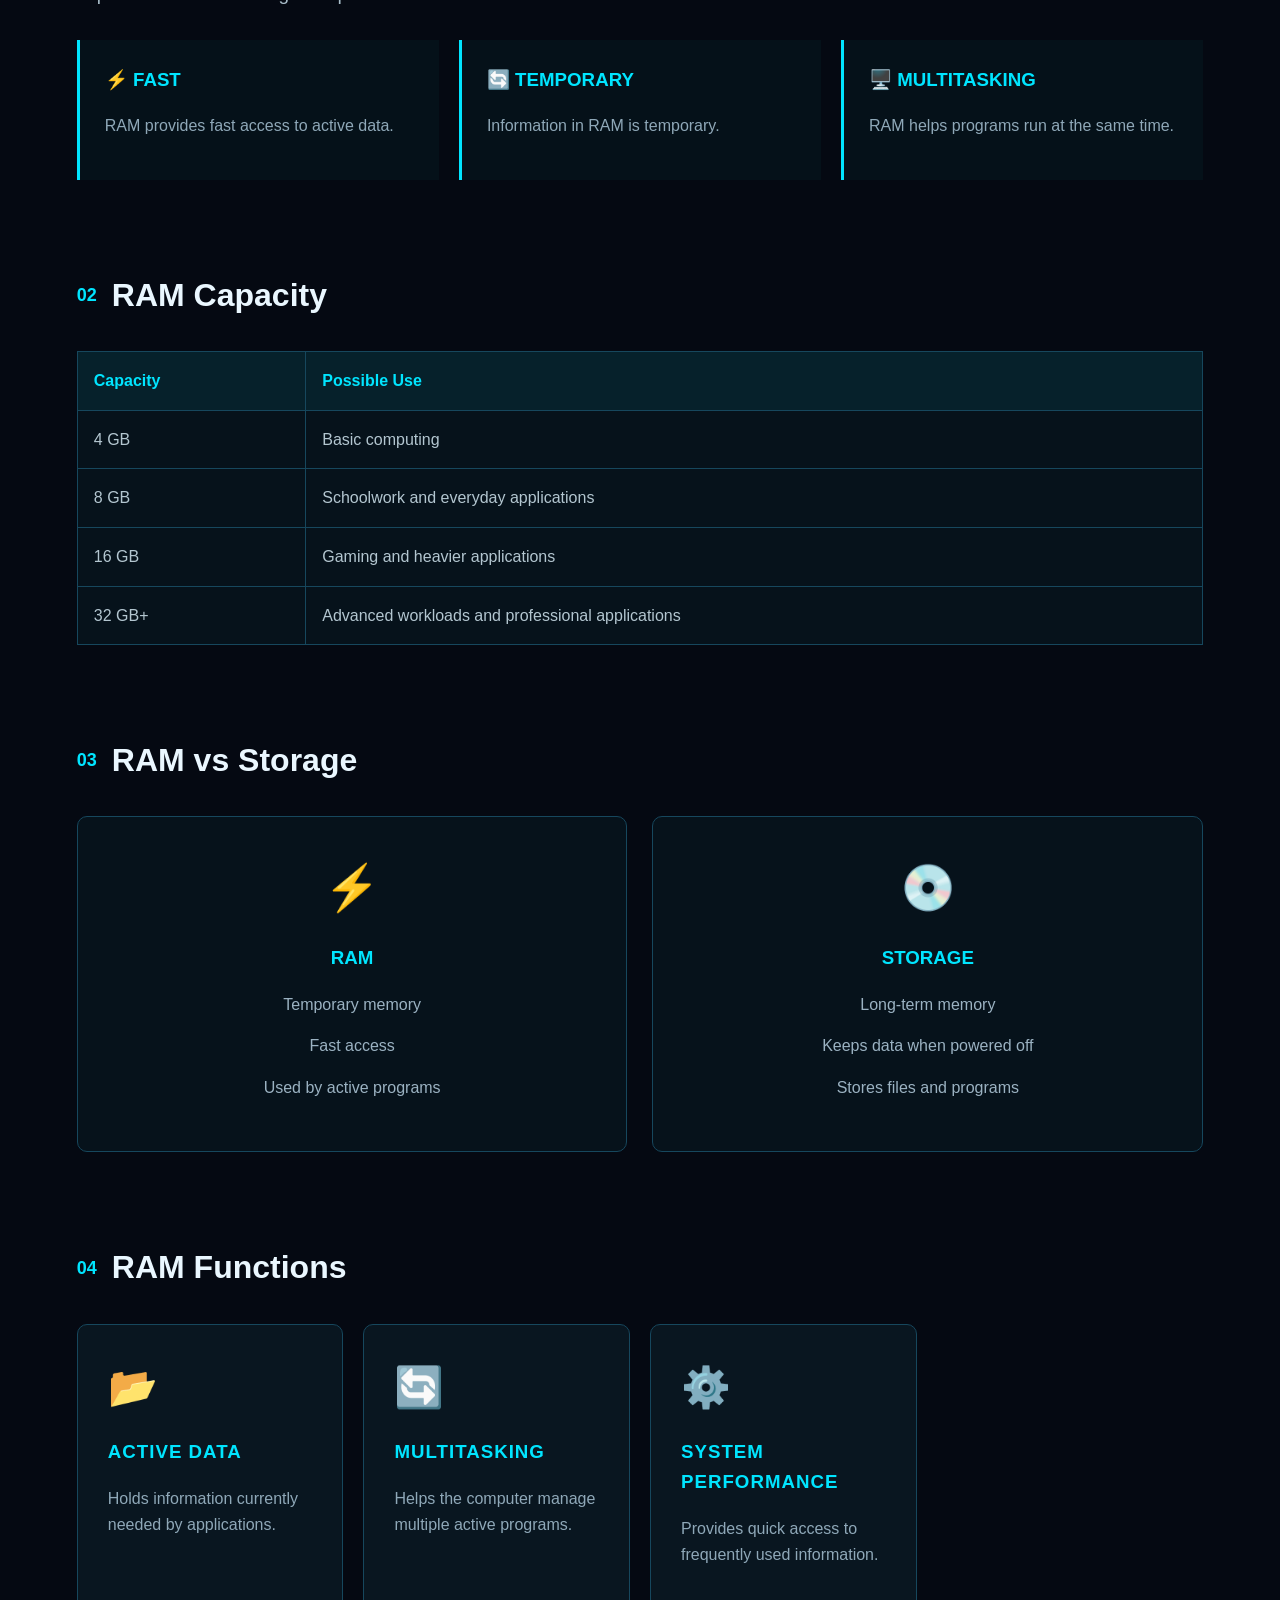
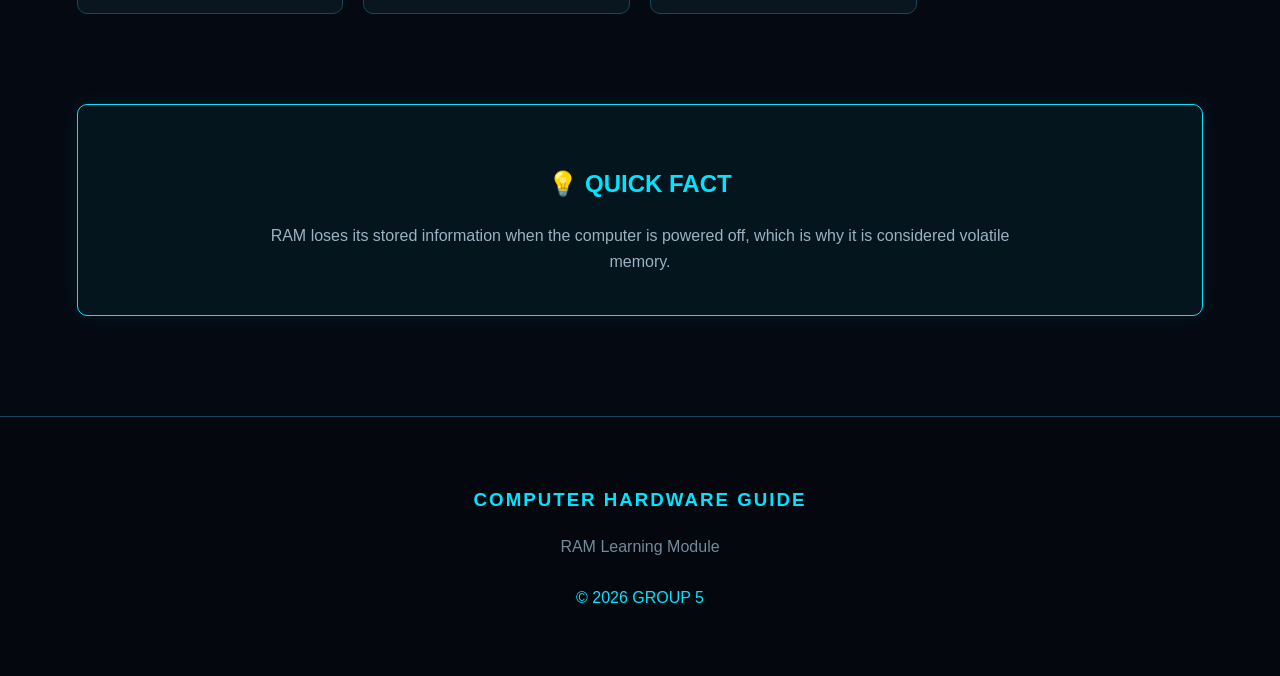
<file: ram.html>
<!DOCTYPE html>
<html lang="en">

<head>

    <meta charset="UTF-8">

    <meta name="viewport"
          content="width=device-width, initial-scale=1.0">

    <title>
        RAM | Computer Hardware Guide
    </title>

    <link rel="stylesheet"
          href="css/jhiane.css">

</head>

<body>

<header class="header">

    <div class="logo">
        ⚡ CHG
    </div>

    <div>

        <h1>
            COMPUTER HARDWARE GUIDE
        </h1>

        <p>
            RAM Learning Module
        </p>

    </div>

</header>


<nav>

    <a href="index.html">
        HOME
    </a>

    <a href="cpu.html">
        CPU
    </a>

    <a href="ram.html" class="active">
        RAM
    </a>

    <a href="motherboard.html">
        MOTHERBOARD
    </a>


    <a href="about.html">
        ABOUT US
    </a>

</nav>


<main>


<section class="page-hero">

    <span class="badge">
        COMPONENT 02
    </span>

    <h2>
        RAM
    </h2>

    <p>
        RANDOM ACCESS MEMORY
    </p>

</section>


<!-- RAM PHOTO -->

<section class="hardware-photo">

    <img src="images/ram.jpg.jpg"
         alt="Computer RAM">

    <div class="hardware-photo-caption">
        RANDOM ACCESS MEMORY — RAM
    </div>

</section>


<section class="content-section">

    <div class="section-title">

        <span>
            01
        </span>

        <h2>
            What is RAM?
        </h2>

    </div>


    <p class="large-text">

        RAM is temporary memory used by a computer
        to store information that programs are currently
        using. RAM is important for multitasking and
        quick access to active information.

    </p>


    <div class="feature-grid">

        <div class="feature">

            <h3>
                ⚡ FAST
            </h3>

            <p>
                RAM provides fast access to active data.
            </p>

        </div>


        <div class="feature">

            <h3>
                🔄 TEMPORARY
            </h3>

            <p>
                Information in RAM is temporary.
            </p>

        </div>


        <div class="feature">

            <h3>
                🖥️ MULTITASKING
            </h3>

            <p>
                RAM helps programs run at the same time.
            </p>

        </div>

    </div>

</section>


<section class="content-section">

    <div class="section-title">

        <span>
            02
        </span>

        <h2>
            RAM Capacity
        </h2>

    </div>


    <table>

        <tr>

            <th>
                Capacity
            </th>

            <th>
                Possible Use
            </th>

        </tr>


        <tr>

            <td>
                4 GB
            </td>

            <td>
                Basic computing
            </td>

        </tr>


        <tr>

            <td>
                8 GB
            </td>

            <td>
                Schoolwork and everyday applications
            </td>

        </tr>


        <tr>

            <td>
                16 GB
            </td>

            <td>
                Gaming and heavier applications
            </td>

        </tr>


        <tr>

            <td>
                32 GB+
            </td>

            <td>
                Advanced workloads and professional applications
            </td>

        </tr>

    </table>

</section>


<section class="content-section">

    <div class="section-title">

        <span>
            03
        </span>

        <h2>
            RAM vs Storage
        </h2>

    </div>


    <div class="comparison">

        <div>

            <div class="icon">
                ⚡
            </div>

            <h3>
                RAM
            </h3>

            <p>
                Temporary memory
            </p>

            <p>
                Fast access
            </p>

            <p>
                Used by active programs
            </p>

        </div>


        <div>

            <div class="icon">
                💿
            </div>

            <h3>
                STORAGE
            </h3>

            <p>
                Long-term memory
            </p>

            <p>
                Keeps data when powered off
            </p>

            <p>
                Stores files and programs
            </p>

        </div>

    </div>

</section>


<section class="content-section">

    <div class="section-title">

        <span>
            04
        </span>

        <h2>
            RAM Functions
        </h2>

    </div>


    <div class="cards">

        <div class="hardware-card">

            <div class="icon">
                📂
            </div>

            <h3>
                ACTIVE DATA
            </h3>

            <p>
                Holds information currently needed
                by applications.
            </p>

        </div>


        <div class="hardware-card">

            <div class="icon">
                🔄
            </div>

            <h3>
                MULTITASKING
            </h3>

            <p>
                Helps the computer manage multiple
                active programs.
            </p>

        </div>


        <div class="hardware-card">

            <div class="icon">
                ⚙️
            </div>

            <h3>
                SYSTEM PERFORMANCE
            </h3>

            <p>
                Provides quick access to frequently
                used information.
            </p>

        </div>

    </div>

</section>


<section class="did-you-know">

    <h2>
        💡 QUICK FACT
    </h2>

    <p>
        RAM loses its stored information when the
        computer is powered off, which is why it is
        considered volatile memory.
    </p>

</section>


</main>


<footer>

    <h3>
        COMPUTER HARDWARE GUIDE
    </h3>

    <p>
        RAM Learning Module
    </p>

    <p class="copyright">
        © 2026 GROUP 5
    </p>

</footer>

</body>
</html>
</file>
<file: css/jhiane.css>
/* =========================================
   COMPUTER HARDWARE GUIDE
   GROUP 5
   MAIN CSS
========================================= */


/* =========================================
   BASIC SETTINGS
========================================= */

* {
    box-sizing: border-box;
}

html {
    scroll-behavior: smooth;
}

body {

    margin: 0;

    font-family:
        Arial,
        Helvetica,
        sans-serif;

    background:
        radial-gradient(
            circle at top right,
            #102c3d,
            transparent 35%
        ),
        #050912;

    color: #eaf7ff;

    line-height: 1.6;
}


/* =========================================
   HEADER
========================================= */

.header {

    min-height: 130px;

    padding:
        25px 7%;

    display: flex;

    align-items: center;

    gap: 25px;

    border-bottom:
        1px solid #16475d;

    background:
        rgba(5, 9, 18, 0.95);
}


.logo {

    width: 70px;

    height: 70px;

    display: flex;

    align-items: center;

    justify-content: center;

    border:
        2px solid #00e5ff;

    border-radius: 15px;

    color: #00e5ff;

    font-weight: bold;

    box-shadow:
        0 0 25px
        rgba(0, 229, 255, 0.3);
}


.header h1 {

    margin: 0;

    font-size: 27px;

    letter-spacing: 4px;

    color: #00e5ff;
}


.header p {

    margin: 3px 0;

    color: #7d9aae;
}


/* =========================================
   NAVIGATION
========================================= */

nav {

    position: sticky;

    top: 0;

    z-index: 100;

    display: flex;

    justify-content: center;

    flex-wrap: wrap;

    gap: 8px;

    padding: 15px;

    background:
        rgba(7, 12, 22, 0.96);

    border-bottom:
        1px solid #16475d;

    backdrop-filter:
        blur(10px);
}


nav a {

    padding:
        10px 20px;

    text-decoration: none;

    color: #9eb7c7;

    border:
        1px solid transparent;

    border-radius: 6px;

    transition:
        0.3s;
}


nav a:hover,

nav a.active {

    color: #00e5ff;

    border-color:

        #00e5ff;

    background:

        rgba(0, 229, 255, 0.08);

    box-shadow:

        0 0 15px

        rgba(0, 229, 255, 0.15);

}



/* =========================================
   MAIN
========================================= */

main {

    width: 88%;

    max-width: 1200px;

    margin: auto;
}


section {

    margin:
        70px 0;
}


/* =========================================
   HERO
========================================= */

.hero {

    min-height: 570px;

    display: flex;

    align-items: center;

    justify-content: space-between;

    gap: 50px;
}


.hero h2 {

    font-size:
        clamp(45px, 7vw, 85px);

    line-height: 0.95;

    margin:
        20px 0;
}


.hero h2 span {

    color: #00e5ff;

    text-shadow:
        0 0 25px
        rgba(0, 229, 255, 0.35);
}


.hero p {

    max-width: 600px;

    color: #9bb2c2;

    font-size: 18px;
}


/* =========================================
   PAGE HERO
========================================= */

.page-hero {

    padding:
        90px 0 40px;

    text-align: center;
}


.page-hero h2 {

    margin:
        20px 0 5px;

    font-size:
        clamp(45px, 8vw, 80px);

    color: #ffffff;

    line-height: 1;
}


.page-hero p {

    color: #7d9aae;

    letter-spacing: 3px;
}


/* =========================================
   BADGE
========================================= */

.badge {

    display: inline-block;

    padding:
        7px 13px;

    border:
        1px solid #00e5ff;

    color: #00e5ff;

    border-radius: 30px;

    font-size: 12px;

    letter-spacing: 2px;
}


/* =========================================
   BUTTON
========================================= */

.button {

    display: inline-block;

    margin-top: 20px;

    padding:
        13px 25px;

    text-decoration: none;

    color: #031018;

    background:
        #00e5ff;

    border-radius: 5px;

    font-weight: bold;

    transition:
        0.3s;
}


.button:hover {

    transform:
        translateY(-3px);

    box-shadow:
        0 0 25px
        rgba(0, 229, 255, 0.5);
}


/* =========================================
   COMPUTER CSS ART
========================================= */

.computer-art {

    width: 380px;

    text-align: center;
}


.screen {

    height: 230px;

    border:
        8px solid #213b4a;

    border-radius: 15px;

    background:
        #07141d;

    padding: 30px;

    box-shadow:

        0 0 30px
        rgba(0, 229, 255, 0.15),

        inset 0 0 30px
        rgba(0, 229, 255, 0.08);
}


.screen-top {

    text-align: left;

    color: #00e5ff;

    letter-spacing: 5px;
}


.screen-line {

    width: 90%;

    height: 9px;

    margin:
        18px 0;

    background:
        #00e5ff;

    border-radius: 10px;

    opacity: 0.7;
}


.screen-line.short {

    width: 55%;
}


.stand {

    width: 50px;

    height: 45px;

    margin: auto;

    background:
        #213b4a;
}


.base {

    width: 180px;

    height: 12px;

    margin: auto;

    background:
        #213b4a;

    border-radius: 10px;
}


/* =========================================
   HARDWARE PHOTOS
========================================= */

.hardware-photo {

    width: 100%;

    max-width: 1000px;

    height: auto;

    display: block;

    margin:
        30px auto 70px;

    padding: 10px;

    border:
        1px solid #16475d;

    border-radius: 15px;

    background:
        rgba(7, 20, 29, 0.8);

    box-shadow:
        0 0 30px
        rgba(0, 229, 255, 0.12);

    object-fit: contain;
}


.hardware-photo img {

    width: 100%;

    height: auto;

    display: block;

    object-fit: contain;

    border-radius: 10px;

    transition:
        0.4s;
}


.hardware-photo:hover img {

    transform:
        scale(1.03);
}


.hardware-photo-caption {

    padding:
        15px 10px 5px;

    text-align: center;

    color: #7d9aae;

    font-size: 14px;

    letter-spacing: 2px;
}


/* =========================================
   SECTION TITLE
========================================= */

.section-title {

    display: flex;

    align-items: center;

    gap: 15px;

    margin-bottom: 30px;
}


.section-title span {

    color: #00e5ff;

    font-weight: bold;

    font-size: 18px;
}


.section-title h2 {

    margin: 0;

    font-size: 32px;
}


/* =========================================
   CARDS
========================================= */

.cards {

    display: grid;

    grid-template-columns:
        repeat(4, 1fr);

    gap: 20px;
}


.hardware-card {

    padding: 30px;

    background:
        rgba(10, 25, 35, 0.8);

    border:
        1px solid #16475d;

    border-radius: 10px;

    transition:
        0.3s;
}


.hardware-card:hover {

    transform:
        translateY(-8px);

    border-color:
        #00e5ff;

    box-shadow:
        0 0 25px
        rgba(0, 229, 255, 0.12);
}


.hardware-card .icon {

    font-size: 40px;

    margin-bottom: 15px;
}


.hardware-card h3 {

    color: #00e5ff;

    letter-spacing: 1px;
}


.hardware-card p {

    color: #8fa8b8;
}


.hardware-card a {

    color: #00e5ff;

    text-decoration: none;

    font-weight: bold;
}


.hardware-card a:hover {

    text-decoration: underline;
}


/* =========================================
   LEARNING SECTION
========================================= */

.learning-grid {

    display: grid;

    grid-template-columns:
        repeat(3, 1fr);

    gap: 25px;
}


.learning-grid > div {

    padding: 30px;

    border:
        1px solid #16475d;

    background:
        rgba(8, 20, 29, 0.7);

    border-radius: 10px;
}


.learning-grid h3 {

    color: #00e5ff;
}


.learning-grid p {

    color: #8fa8b8;
}


/* =========================================
   CONTENT SECTION
========================================= */

.content-section {

    padding:
        10px 0;
}


.large-text {

    font-size: 19px;

    color: #a8bdc9;

    max-width: 1000px;
}


/* =========================================
   FEATURE GRID
========================================= */

.feature-grid {

    display: grid;

    grid-template-columns:
        repeat(3, 1fr);

    gap: 20px;

    margin-top: 30px;
}


.feature {

    padding: 25px;

    border-left:
        3px solid #00e5ff;

    background:
        rgba(7, 20, 29, 0.7);
}


.feature h3 {

    color: #00e5ff;

    margin-top: 0;
}


.feature p {

    color: #8fa8b8;
}


/* =========================================
   TABLE
========================================= */

table {

    width: 100%;

    border-collapse:
        collapse;

    margin-top: 25px;

    background:
        rgba(7, 20, 29, 0.8);
}


th,
td {

    padding:
        16px;

    text-align: left;

    border:
        1px solid #16475d;
}


th {

    color: #00e5ff;

    background:
        rgba(0, 229, 255, 0.07);
}


td {

    color: #b3c6d0;
}


tr:hover td {

    background:
        rgba(0, 229, 255, 0.04);
}


/* =========================================
   PROCESS
========================================= */

.process {

    display: flex;

    align-items: center;

    justify-content: center;

    gap: 20px;

    flex-wrap: wrap;
}


.process-box {

    width: 250px;

    min-height: 160px;

    padding: 25px;

    text-align: center;

    border:
        1px solid #16475d;

    background:
        rgba(7, 20, 29, 0.8);

    border-radius: 10px;
}


.process-box strong {

    color: #00e5ff;

    font-size: 25px;
}


.process-box h3 {

    color: #ffffff;
}


.process-box p {

    color: #8fa8b8;
}


.process-arrow {

    color: #00e5ff;

    font-size: 35px;
}


/* =========================================
   SYSTEM FLOW
========================================= */

.system-flow {

    display: flex;

    align-items: center;

    justify-content: center;

    flex-wrap: wrap;

    gap: 15px;
}


.flow-box {

    min-width: 180px;

    padding: 25px;

    text-align: center;

    border:
        1px solid #16475d;

    border-radius: 10px;

    background:
        rgba(7, 20, 29, 0.8);
}


.flow-box strong {

    color: #00e5ff;

    font-size: 20px;
}


.flow-box p {

    color: #8fa8b8;
}


.flow-arrow {

    color: #00e5ff;

    font-size: 30px;
}


/* =========================================
   COMPARISON
========================================= */

.comparison {

    display: grid;

    grid-template-columns:
        repeat(2, 1fr);

    gap: 25px;
}


.comparison > div {

    padding: 35px;

    text-align: center;

    border:
        1px solid #16475d;

    border-radius: 10px;

    background:
        rgba(7, 20, 29, 0.8);
}


.comparison .icon {

    font-size: 45px;
}


.comparison h3 {

    color: #00e5ff;
}


.comparison p {

    color: #9bb2c2;
}


/* =========================================
   MOTHERBOARD DIAGRAM
========================================= */

.motherboard {

    position: relative;

    width: 100%;

    max-width: 800px;

    height: 450px;

    margin: 30px auto;

    background:
        #0a2930;

    border:
        3px solid #00e5ff;

    border-radius: 15px;

    box-shadow:
        0 0 30px
        rgba(0, 229, 255, 0.15);
}


.mb-cpu,
.mb-ram,
.mb-gpu,
.mb-storage,
.mb-power,
.mb-ports {

    position: absolute;

    display: flex;

    align-items: center;

    justify-content: center;

    text-align: center;

    color: #00e5ff;

    font-weight: bold;

    font-size: 13px;

    border:
        1px solid #00e5ff;

    background:
        rgba(0, 229, 255, 0.08);

    border-radius: 6px;
}


.mb-cpu {

    width: 180px;

    height: 130px;

    left: 70px;

    top: 80px;
}


.mb-ram {

    width: 130px;

    height: 230px;

    right: 90px;

    top: 50px;

}


.mb-gpu {

    width: 300px;

    height: 70px;

    left: 50px;

    bottom: 55px;
}


.mb-storage {

    width: 180px;

    height: 50px;

    left: 290px;

    top: 30px;
}


.mb-power {

    width: 100px;

    height: 80px;

    right: 30px;

    bottom: 35px;
}


.mb-ports {

    width: 100px;

    height: 150px;

    left: 20px;

    top: 40px;
}


/* =========================================
   DID YOU KNOW
========================================= */

.did-you-know {

    padding:
        40px;

    margin:
        80px 0;

    text-align: center;

    border:
        1px solid #00e5ff;

    border-radius: 10px;

    background:
        rgba(0, 229, 255, 0.05);

    box-shadow:
        0 0 25px
        rgba(0, 229, 255, 0.08);
}


.did-you-know h2 {

    color: #00e5ff;
}


.did-you-know p {

    max-width: 800px;

    margin: auto;

    color: #9bb2c2;
}


/* =========================================
   FOOTER
========================================= */

footer {

    margin-top: 100px;

    padding:
        50px 20px;

    text-align: center;

    border-top:
        1px solid #16475d;

    background:
        #04070e;
}


footer h3 {

    color: #00e5ff;

    letter-spacing: 2px;
}


footer p {

    color: #718b9b;
}


footer .copyright {

    margin-top: 25px;

    color: #00e5ff;
}


/* =========================================
   RESPONSIVE DESIGN
========================================= */

@media (max-width: 1000px) {

    .cards {

        grid-template-columns:
            repeat(2, 1fr);
    }

    .hero {

        flex-direction: column;

        text-align: center;

        justify-content: center;
    }

    .hero p {

        margin-left: auto;
        margin-right: auto;
    }

    .computer-art {

        width: 320px;
    }

}


@media (max-width: 700px) {

    .header {

        flex-direction: column;

        text-align: center;

        padding: 25px 15px;
    }


    .header h1 {

        font-size: 20px;

        letter-spacing: 2px;
    }


    nav a {

        padding:
            8px 10px;

        font-size: 13px;
    }


    main {

        width: 92%;
    }


    .cards {

        grid-template-columns:
            1fr;
    }


    .learning-grid {

        grid-template-columns:
            1fr;
    }


    .feature-grid {

        grid-template-columns:
            1fr;
    }


    .comparison {

        grid-template-columns:
            1fr;
    }


    .hardware-photo img {

        height: 280px;
    }


    .process-arrow,
    .flow-arrow {

        transform:
            rotate(90deg);
    }


    .motherboard {

        height: 350px;
    }


    .mb-cpu {

        width: 120px;

        height: 90px;

        left: 50px;

        top: 70px;
    }


    .mb-ram {

        width: 90px;

        height: 170px;

        right: 40px;

        top: 40px;
    }


    .mb-gpu {

        width: 200px;

        height: 55px;

        left: 35px;

        bottom: 35px;
    }


    .mb-storage {

        width: 130px;

        left: 170px;

        top: 20px;
    }


    .mb-power {

        width: 70px;

        height: 55px;

        right: 15px;

        bottom: 20px;
    }


    .mb-ports {

        width: 70px;

        height: 100px;

        left: 15px;

        top: 30px;
    }


    table {

        display: block;

        overflow-x: auto;

    }

}


@media (max-width: 450px) {

    .hero h2 {

        font-size: 45px;
    }


    .page-hero h2 {

        font-size: 45px;
    }


    .hardware-photo img {

        height: 220px;
    }


    .hardware-card {

        padding: 22px;
    }

}
</file>
